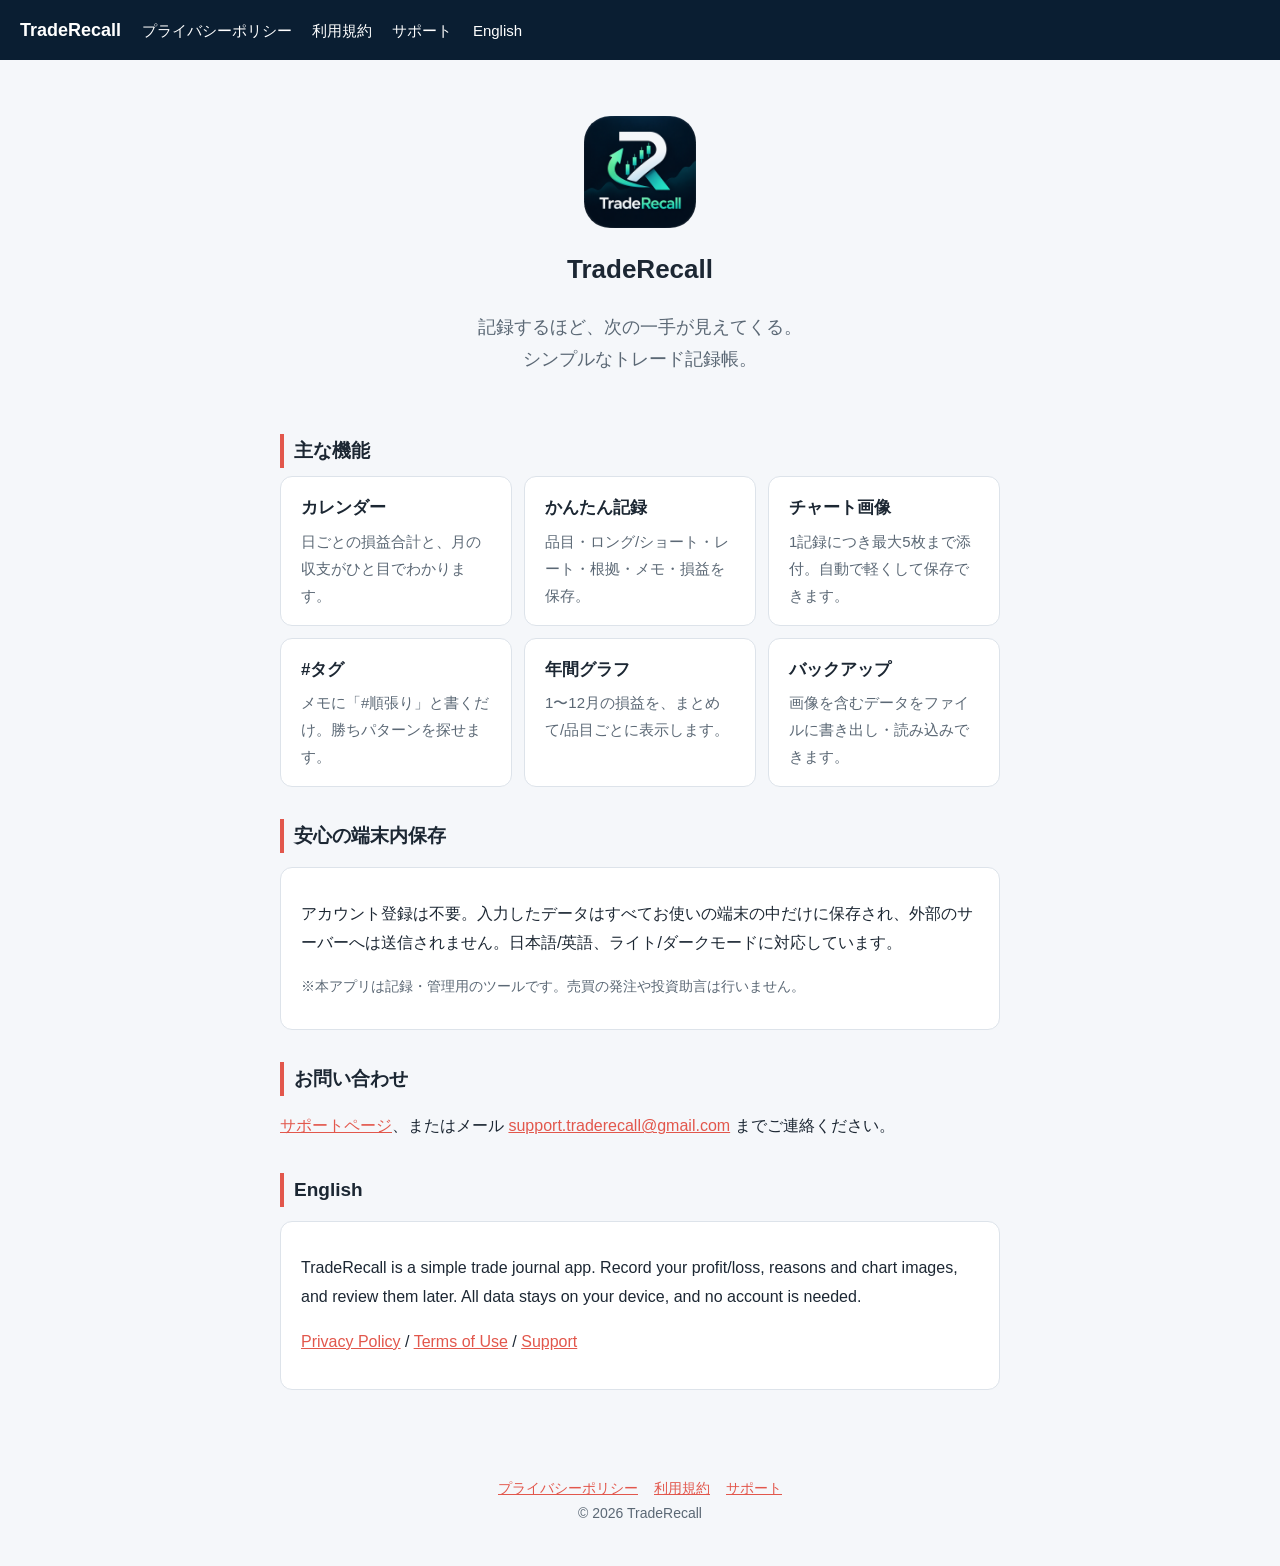
<file: index.html>
<!DOCTYPE html>
<html lang="ja">
<head>
<meta charset="utf-8">
<meta name="viewport" content="width=device-width, initial-scale=1">
<title>TradeRecall - トレード記録帳</title>
<meta name="description" content="TradeRecallは、トレードの損益・根拠・チャート画像を記録して振り返れる、端末内保存のトレード記録アプリです。">
<link rel="stylesheet" href="style.css">
</head>
<body>
<header class="site">
  <a class="brand" href="./">TradeRecall</a>
  <a href="privacy/">プライバシーポリシー</a>
  <a href="terms/">利用規約</a>
  <a href="support/">サポート</a>
  <a href="#english">English</a>
</header>
<main>
  <section class="hero">
    <img src="icon.png" alt="TradeRecall アイコン" onerror="this.style.display='none'">
    <h1>TradeRecall</h1>
    <p class="lead">記録するほど、次の一手が見えてくる。<br>シンプルなトレード記録帳。</p>
  </section>

  <h2>主な機能</h2>
  <div class="grid">
    <div class="card"><h3>カレンダー</h3><p>日ごとの損益合計と、月の収支がひと目でわかります。</p></div>
    <div class="card"><h3>かんたん記録</h3><p>品目・ロング/ショート・レート・根拠・メモ・損益を保存。</p></div>
    <div class="card"><h3>チャート画像</h3><p>1記録につき最大5枚まで添付。自動で軽くして保存できます。</p></div>
    <div class="card"><h3>#タグ</h3><p>メモに「#順張り」と書くだけ。勝ちパターンを探せます。</p></div>
    <div class="card"><h3>年間グラフ</h3><p>1〜12月の損益を、まとめて/品目ごとに表示します。</p></div>
    <div class="card"><h3>バックアップ</h3><p>画像を含むデータをファイルに書き出し・読み込みできます。</p></div>
  </div>

  <h2>安心の端末内保存</h2>
  <div class="card">
    <p>アカウント登録は不要。入力したデータはすべてお使いの端末の中だけに保存され、外部のサーバーへは送信されません。日本語/英語、ライト/ダークモードに対応しています。</p>
    <p class="meta">※本アプリは記録・管理用のツールです。売買の発注や投資助言は行いません。</p>
  </div>

  <h2>お問い合わせ</h2>
  <p><a href="support/">サポートページ</a>、またはメール <a data-email href="mailto:support.traderecall@gmail.com">support.traderecall@gmail.com</a> までご連絡ください。</p>

  <h2 id="english">English</h2>
  <div class="card">
    <p>TradeRecall is a simple trade journal app. Record your profit/loss, reasons and chart images, and review them later. All data stays on your device, and no account is needed.</p>
    <p><a href="privacy/en/">Privacy Policy</a> / <a href="terms/en/">Terms of Use</a> / <a href="support/en/">Support</a></p>
  </div>
</main>
<footer>
  <a href="privacy/">プライバシーポリシー</a><a href="terms/">利用規約</a><a href="support/">サポート</a>
  <div>© 2026 TradeRecall</div>
</footer>
<script src="config.js"></script>
<script src="site.js"></script>
</body>
</html>
</file>
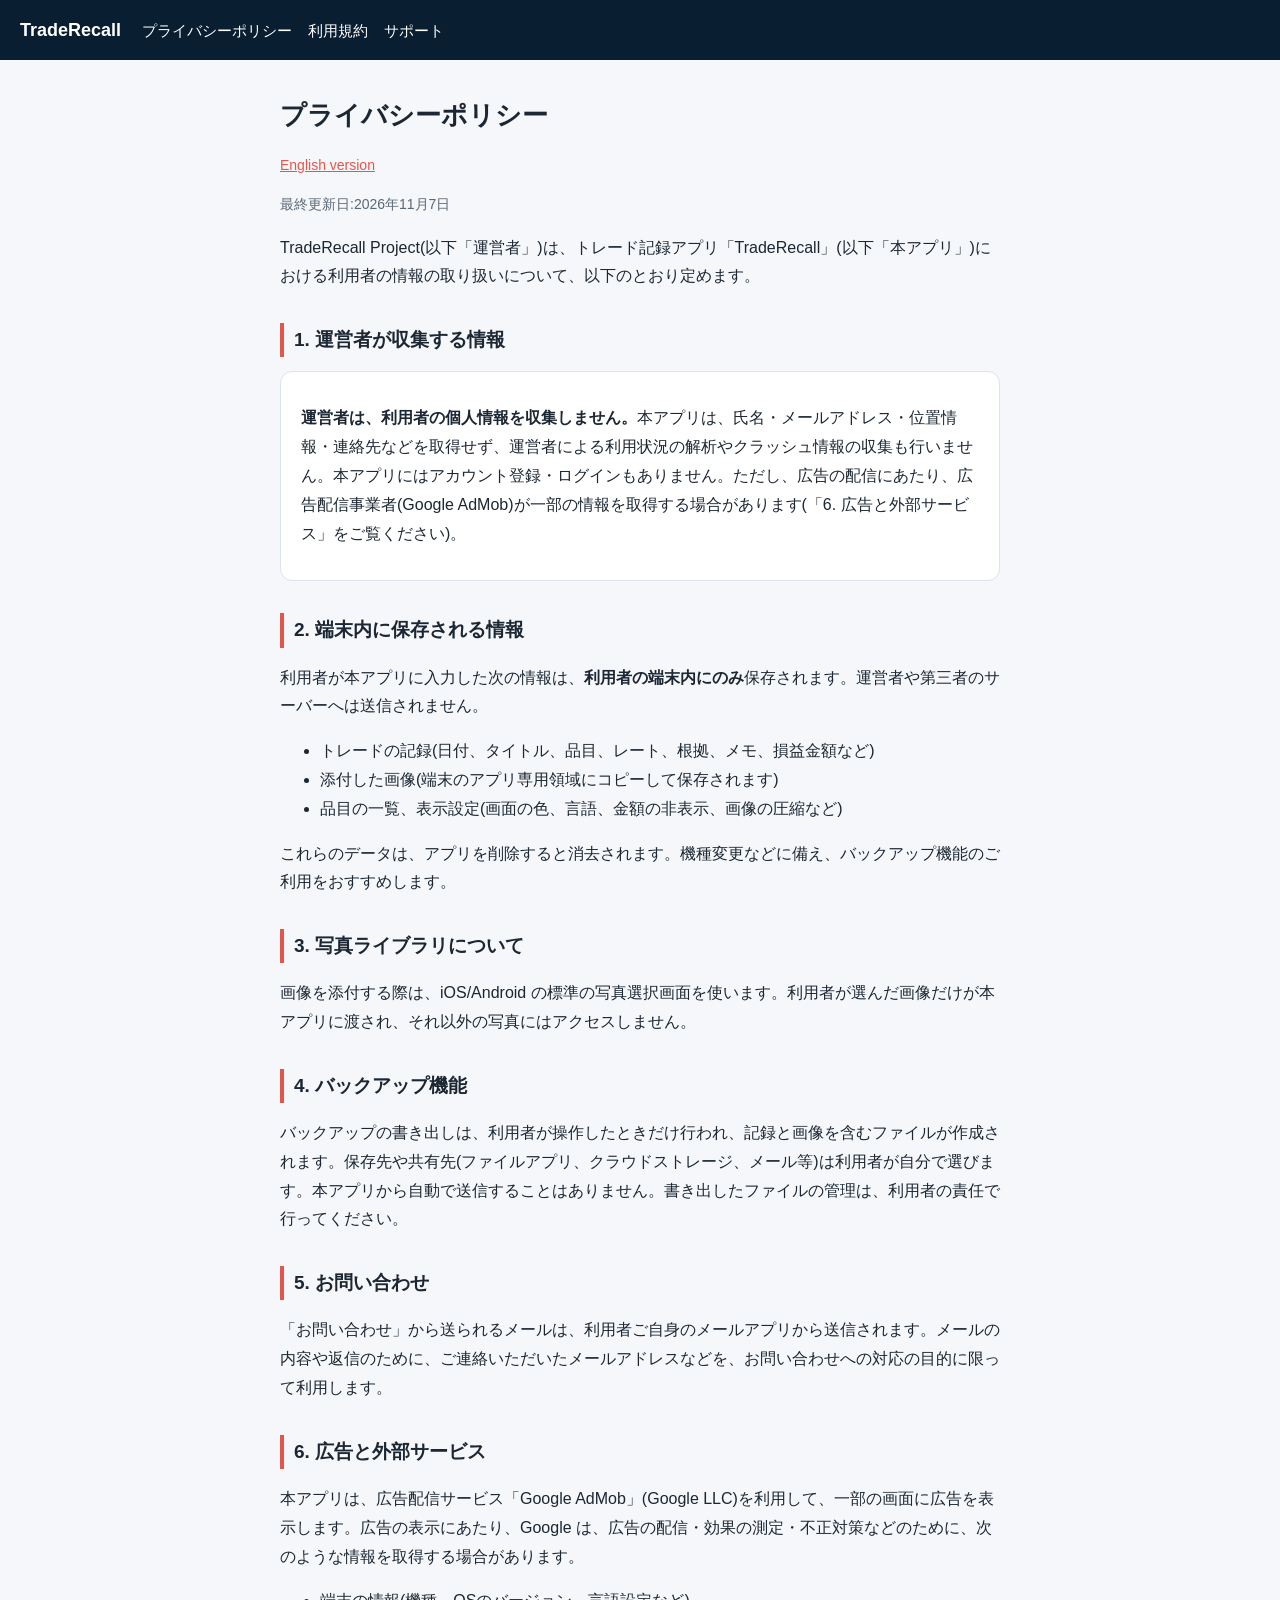
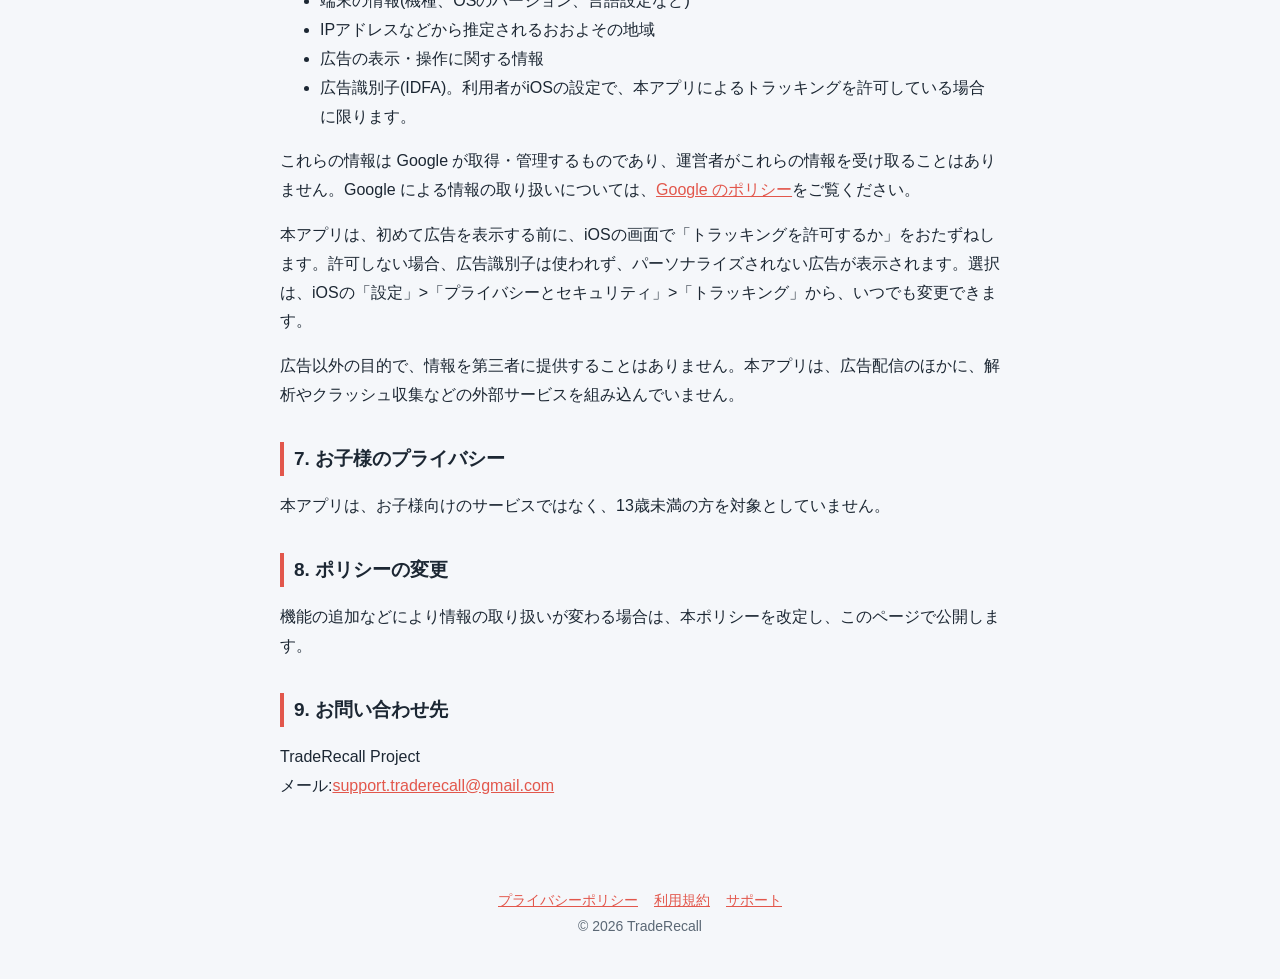
<file: privacy/index.html>
<!DOCTYPE html>
<html lang="ja">
<head>
<meta charset="utf-8">
<meta name="viewport" content="width=device-width, initial-scale=1">
<title>プライバシーポリシー | TradeRecall</title>
<link rel="stylesheet" href="../style.css">
</head>
<body>
<header class="site">
  <a class="brand" href="../">TradeRecall</a>
  <a href="../privacy/">プライバシーポリシー</a><a href="../terms/">利用規約</a><a href="../support/">サポート</a>
</header>
<main>
  <h1>プライバシーポリシー</h1>
  <p class="meta"><a href="en/">English version</a></p>
  <p class="meta">最終更新日:<span data-updated>2026年11月2日</span></p>
  <p><span data-operator>TradeRecall Project</span>(以下「運営者」)は、トレード記録アプリ「TradeRecall」(以下「本アプリ」)における利用者の情報の取り扱いについて、以下のとおり定めます。</p>

  <h2>1. 運営者が収集する情報</h2>
  <div class="card">
    <p><strong>運営者は、利用者の個人情報を収集しません。</strong>本アプリは、氏名・メールアドレス・位置情報・連絡先などを取得せず、運営者による利用状況の解析やクラッシュ情報の収集も行いません。本アプリにはアカウント登録・ログインもありません。ただし、広告の配信にあたり、広告配信事業者(Google AdMob)が一部の情報を取得する場合があります(「6. 広告と外部サービス」をご覧ください)。</p>
  </div>

  <h2>2. 端末内に保存される情報</h2>
  <p>利用者が本アプリに入力した次の情報は、<strong>利用者の端末内にのみ</strong>保存されます。運営者や第三者のサーバーへは送信されません。</p>
  <ul>
    <li>トレードの記録(日付、タイトル、品目、レート、根拠、メモ、損益金額など)</li>
    <li>添付した画像(端末のアプリ専用領域にコピーして保存されます)</li>
    <li>品目の一覧、表示設定(画面の色、言語、金額の非表示、画像の圧縮など)</li>
  </ul>
  <p>これらのデータは、アプリを削除すると消去されます。機種変更などに備え、バックアップ機能のご利用をおすすめします。</p>

  <h2>3. 写真ライブラリについて</h2>
  <p>画像を添付する際は、iOS/Android の標準の写真選択画面を使います。利用者が選んだ画像だけが本アプリに渡され、それ以外の写真にはアクセスしません。</p>

  <h2>4. バックアップ機能</h2>
  <p>バックアップの書き出しは、利用者が操作したときだけ行われ、記録と画像を含むファイルが作成されます。保存先や共有先(ファイルアプリ、クラウドストレージ、メール等)は利用者が自分で選びます。本アプリから自動で送信することはありません。書き出したファイルの管理は、利用者の責任で行ってください。</p>

  <h2>5. お問い合わせ</h2>
  <p>「お問い合わせ」から送られるメールは、利用者ご自身のメールアプリから送信されます。メールの内容や返信のために、ご連絡いただいたメールアドレスなどを、お問い合わせへの対応の目的に限って利用します。</p>

  <h2>6. 広告と外部サービス</h2>
  <p>本アプリは、広告配信サービス「Google AdMob」(Google LLC)を利用して、一部の画面に広告を表示します。広告の表示にあたり、Google は、広告の配信・効果の測定・不正対策などのために、次のような情報を取得する場合があります。</p>
  <ul>
    <li>端末の情報(機種、OSのバージョン、言語設定など)</li>
    <li>IPアドレスなどから推定されるおおよその地域</li>
    <li>広告の表示・操作に関する情報</li>
    <li>広告識別子(IDFA)。利用者がiOSの設定で、本アプリによるトラッキングを許可している場合に限ります。</li>
  </ul>
  <p>これらの情報は Google が取得・管理するものであり、運営者がこれらの情報を受け取ることはありません。Google による情報の取り扱いについては、<a href="https://policies.google.com/technologies/partner-sites">Google のポリシー</a>をご覧ください。</p>
  <p>本アプリは、初めて広告を表示する前に、iOSの画面で「トラッキングを許可するか」をおたずねします。許可しない場合、広告識別子は使われず、パーソナライズされない広告が表示されます。選択は、iOSの「設定」&gt;「プライバシーとセキュリティ」&gt;「トラッキング」から、いつでも変更できます。</p>
  <p>広告以外の目的で、情報を第三者に提供することはありません。本アプリは、広告配信のほかに、解析やクラッシュ収集などの外部サービスを組み込んでいません。</p>

  <h2>7. お子様のプライバシー</h2>
  <p>本アプリは、お子様向けのサービスではなく、13歳未満の方を対象としていません。</p>

  <h2>8. ポリシーの変更</h2>
  <p>機能の追加などにより情報の取り扱いが変わる場合は、本ポリシーを改定し、このページで公開します。</p>

  <h2>9. お問い合わせ先</h2>
  <p><span data-operator>TradeRecall Project</span><br>メール:<a data-email href="mailto:support.traderecall@gmail.com">support.traderecall@gmail.com</a></p>
</main>
<footer>
  <a href="../privacy/">プライバシーポリシー</a><a href="../terms/">利用規約</a><a href="../support/">サポート</a>
  <div>© 2026 TradeRecall</div>
</footer>
<script src="../config.js"></script>
<script src="../site.js"></script>
</body>
</html>
</file>
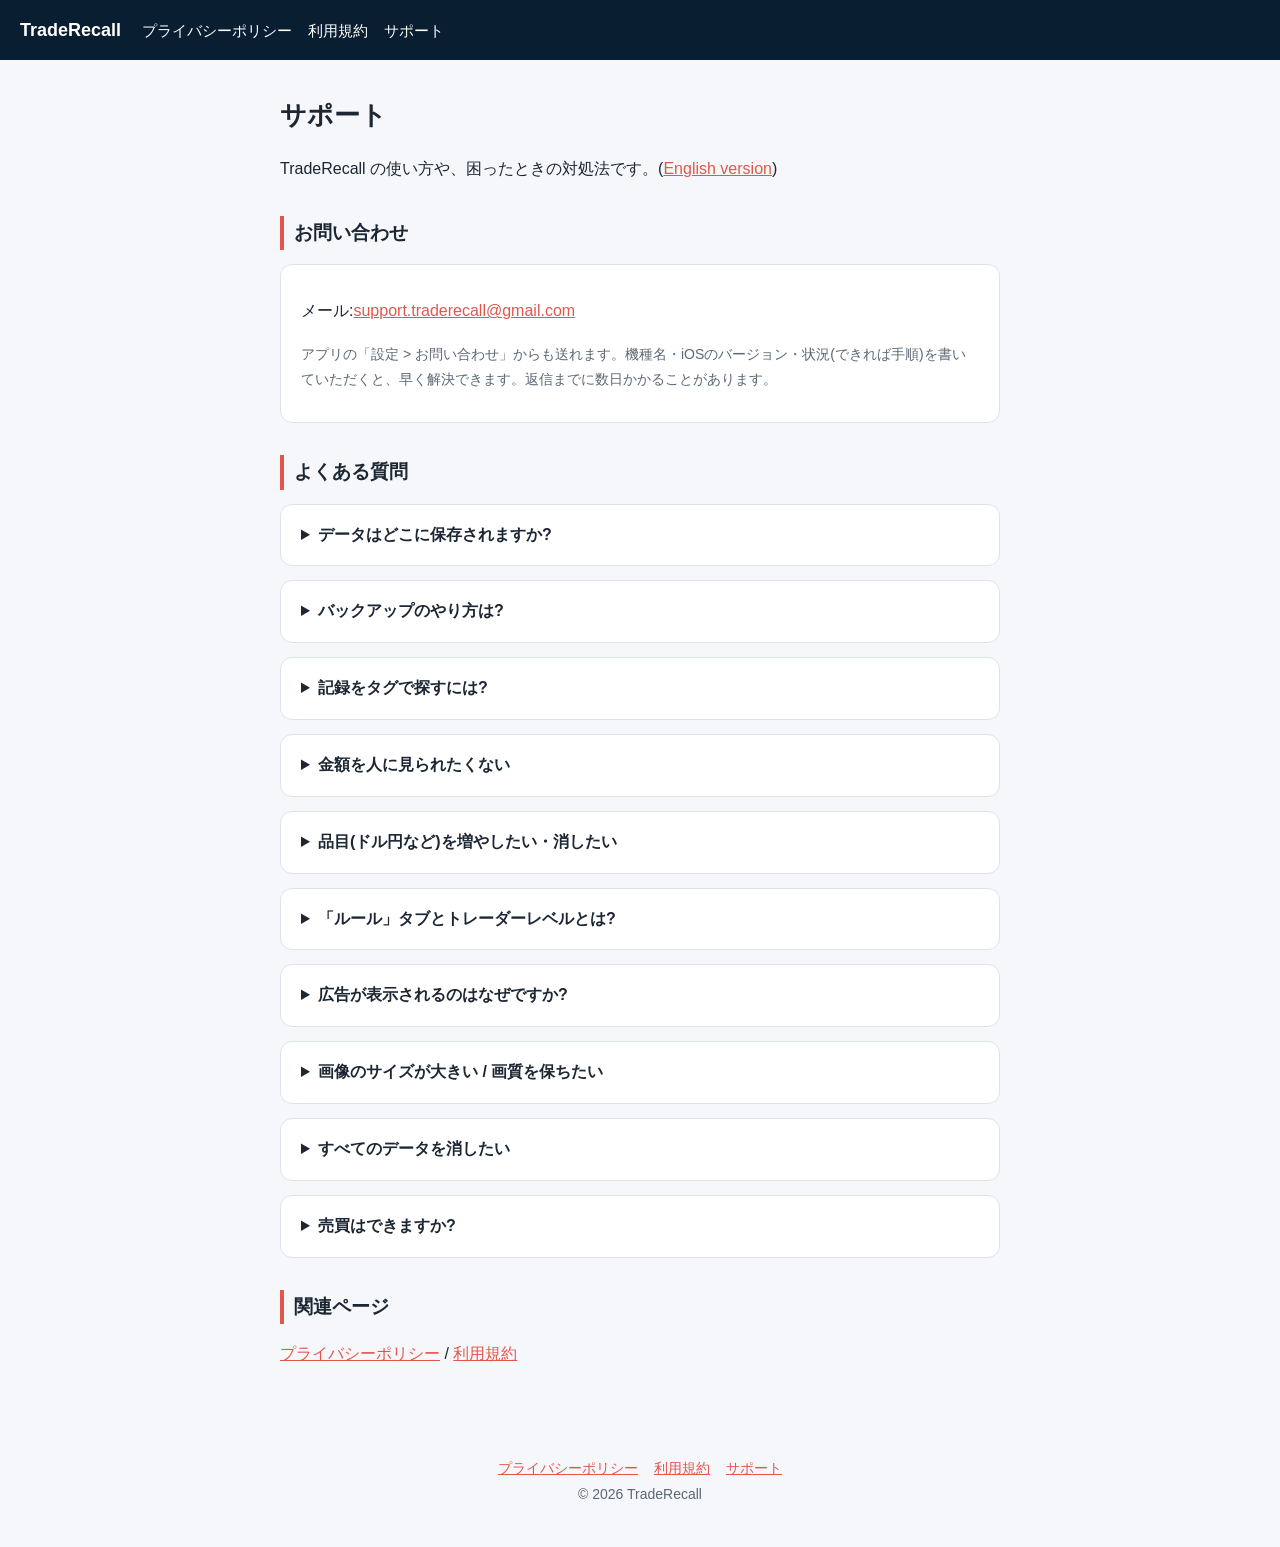
<file: support/index.html>
<!DOCTYPE html>
<html lang="ja">
<head>
<meta charset="utf-8">
<meta name="viewport" content="width=device-width, initial-scale=1">
<title>サポート | TradeRecall</title>
<link rel="stylesheet" href="../style.css">
</head>
<body>
<header class="site">
  <a class="brand" href="../">TradeRecall</a>
  <a href="../privacy/">プライバシーポリシー</a><a href="../terms/">利用規約</a><a href="../support/">サポート</a>
</header>
<main>
  <h1>サポート</h1>
  <p>TradeRecall の使い方や、困ったときの対処法です。(<a href="en/">English version</a>)</p>

  <h2>お問い合わせ</h2>
  <div class="card">
    <p>メール:<a data-email href="mailto:support.traderecall@gmail.com">support.traderecall@gmail.com</a></p>
    <p class="meta">アプリの「設定 > お問い合わせ」からも送れます。機種名・iOSのバージョン・状況(できれば手順)を書いていただくと、早く解決できます。返信までに数日かかることがあります。</p>
  </div>

  <h2>よくある質問</h2>
  <details class="card"><summary>データはどこに保存されますか?</summary>
    <p>お使いの端末の中だけです。サーバーには送信されません。そのため、<strong>機種変更やアプリの削除でデータも消えます</strong>。</p></details>
  <details class="card"><summary>バックアップのやり方は?</summary>
    <p>「設定 > データ > バックアップ」で「書き出す」を押し、ファイルアプリなどの保存先を選びます。新しい端末では、同じ画面の「読み込む」でそのファイルを選びます。読み込むと、いまのデータはバックアップの内容に置き換わります。</p></details>
  <details class="card"><summary>記録をタグで探すには?</summary>
    <p>「エントリー根拠」「決済根拠」「メモ」に「#」で始まる行を書くとタグになります(例:#順張り)。</p></details>
  <details class="card"><summary>金額を人に見られたくない</summary>
    <p>カレンダー右上の目のアイコンで、金額を「****」に隠せます。</p></details>
  <details class="card"><summary>品目(ドル円など)を増やしたい・消したい</summary>
    <p>「設定 > 品目の追加・管理」で登録・削除できます。品目を削除しても、過去の記録は消えず、グラフでは「未設定」(灰色)として表示されます。</p></details>
  <details class="card"><summary>「ルール」タブとトレーダーレベルとは?</summary>
    <p>「ルール」タブに、自分のトレードルールを書いておけます。記録ごとに、ルールをどれくらい守れたかを5つのボタン(0〜20%〜80〜100%)から選びます。ルールを守れた度合いを選んだ直近100件(10件以上必要)の平均で、トレーダーレベル(Lv.1〜5)が決まります。グラフタブ(まとめて表示)で、度合いごとの損益も見られます。</p></details>
  <details class="card"><summary>広告が表示されるのはなぜですか?</summary>
    <p>TradeRecall は無料で、一部の画面(カレンダー・グラフ・設定)に広告を表示します。広告を初めて表示する前に、iOS が「トラッキングを許可するか」をおたずねします。「Appにトラッキングしないよう要求」を選ぶと、パーソナライズされない広告になります。選択は iOS の「設定 &gt; プライバシーとセキュリティ &gt; トラッキング」で変更できます。詳しくは<a href="../privacy/">プライバシーポリシー</a>をご覧ください。</p></details>
  <details class="card"><summary>画像のサイズが大きい / 画質を保ちたい</summary>
    <p>「設定 > 軽くして保存」がONだと、追加する画像を約200KBに圧縮します。画質を優先する場合はOFFにしてください(あとから変更しても、すでに保存した画像は変わりません)。</p></details>
  <details class="card"><summary>すべてのデータを消したい</summary>
    <p>「設定 > データ > すべてのデータを削除」で消せます。元に戻せないので、先にバックアップを取ってください。</p></details>
  <details class="card"><summary>売買はできますか?</summary>
    <p>できません。TradeRecall は記録・振り返り用のアプリで、取引や投資助言の機能はありません。</p></details>

  <h2>関連ページ</h2>
  <p><a href="../privacy/">プライバシーポリシー</a> / <a href="../terms/">利用規約</a></p>
</main>
<footer>
  <a href="../privacy/">プライバシーポリシー</a><a href="../terms/">利用規約</a><a href="../support/">サポート</a>
  <div>© 2026 TradeRecall</div>
</footer>
<script src="../config.js"></script>
<script src="../site.js"></script>
</body>
</html>
</file>
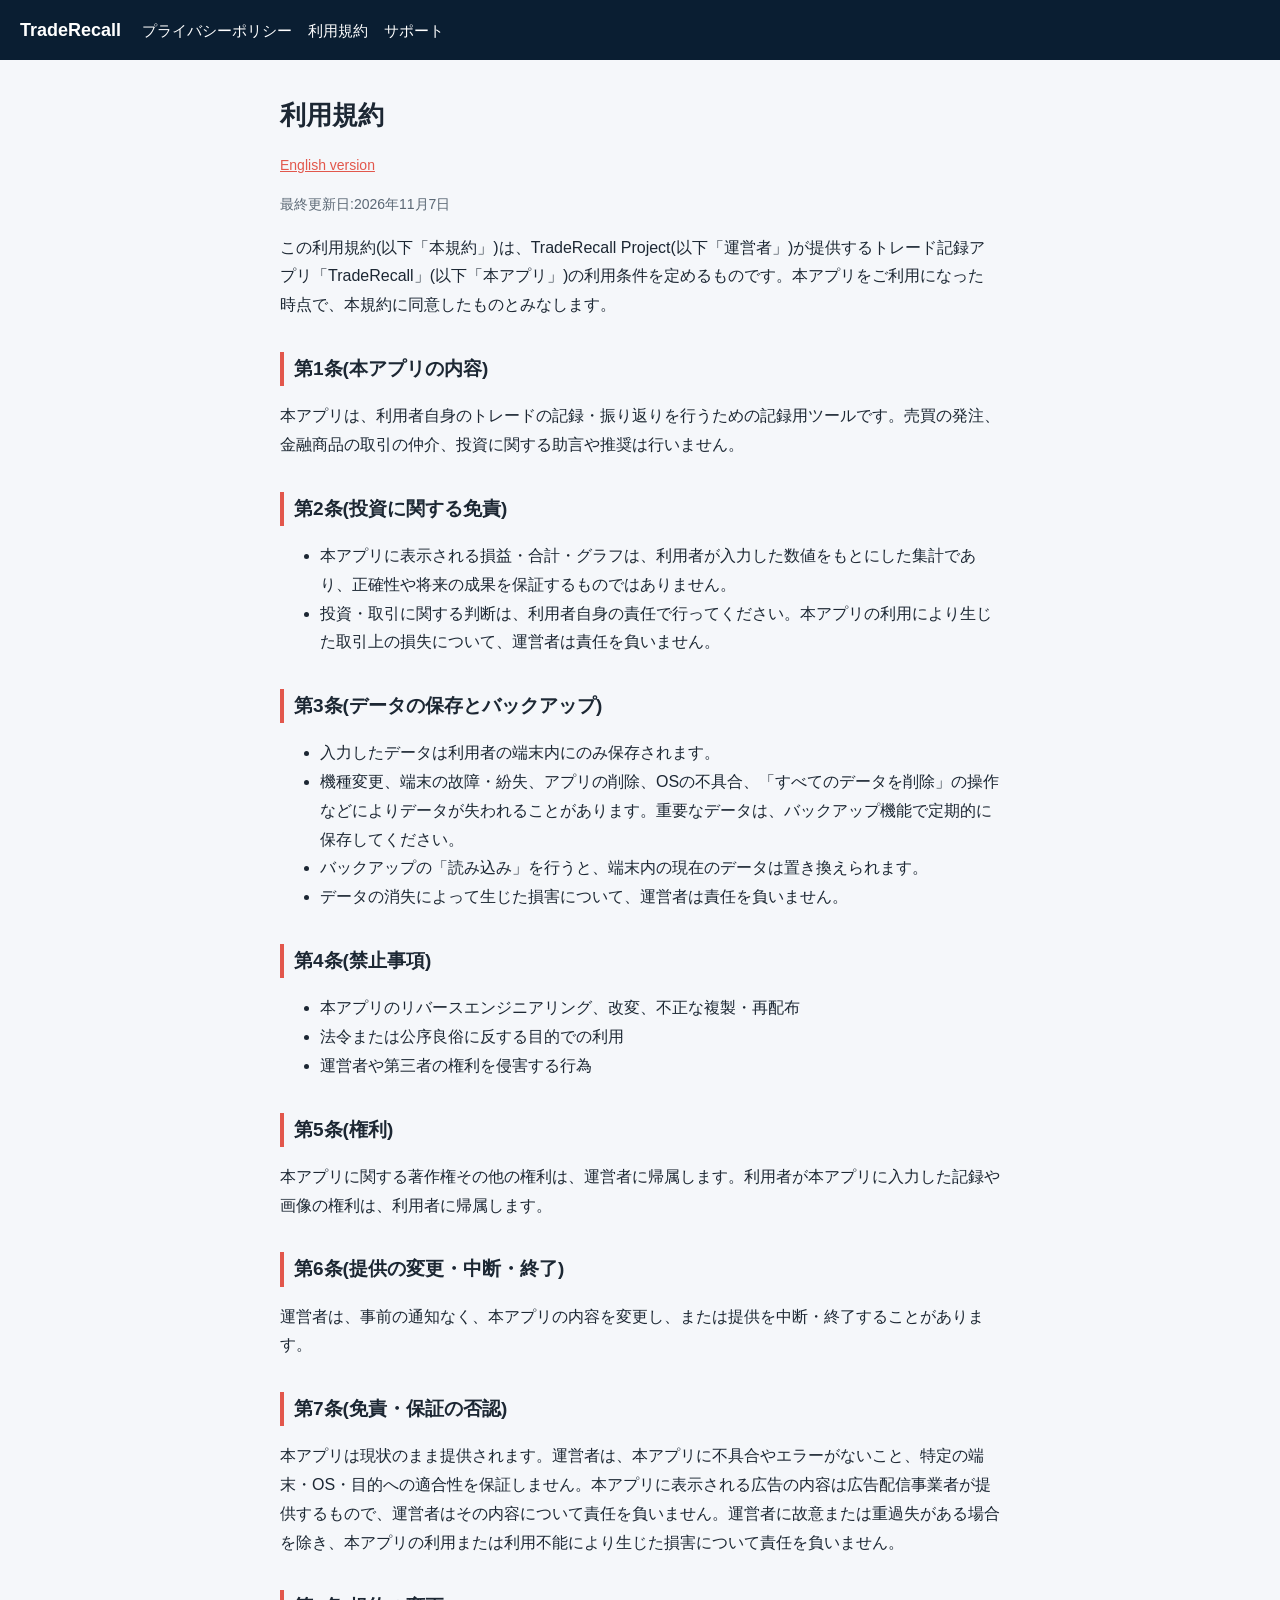
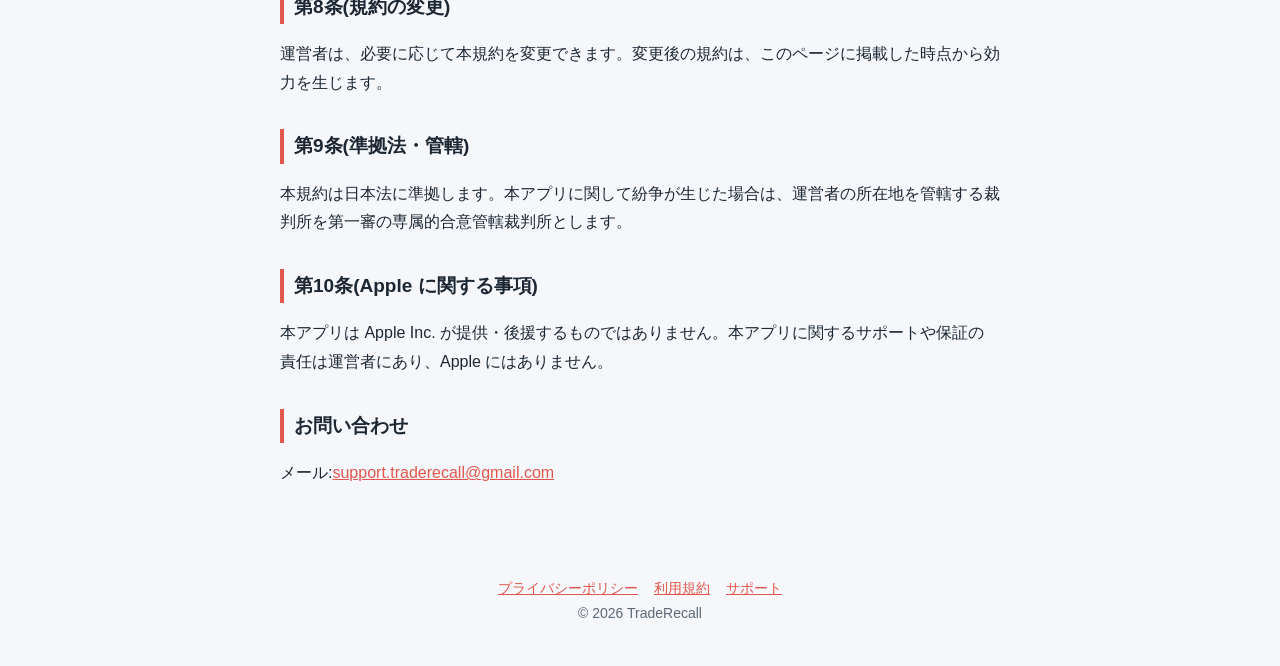
<file: terms/index.html>
<!DOCTYPE html>
<html lang="ja">
<head>
<meta charset="utf-8">
<meta name="viewport" content="width=device-width, initial-scale=1">
<title>利用規約 | TradeRecall</title>
<link rel="stylesheet" href="../style.css">
</head>
<body>
<header class="site">
  <a class="brand" href="../">TradeRecall</a>
  <a href="../privacy/">プライバシーポリシー</a><a href="../terms/">利用規約</a><a href="../support/">サポート</a>
</header>
<main>
  <h1>利用規約</h1>
  <p class="meta"><a href="en/">English version</a></p>
  <p class="meta">最終更新日:<span data-updated>2026年11月7日</span></p>
  <p>この利用規約(以下「本規約」)は、<span data-operator>TradeRecall Project</span>(以下「運営者」)が提供するトレード記録アプリ「TradeRecall」(以下「本アプリ」)の利用条件を定めるものです。本アプリをご利用になった時点で、本規約に同意したものとみなします。</p>

  <h2>第1条(本アプリの内容)</h2>
  <p>本アプリは、利用者自身のトレードの記録・振り返りを行うための記録用ツールです。売買の発注、金融商品の取引の仲介、投資に関する助言や推奨は行いません。</p>

  <h2>第2条(投資に関する免責)</h2>
  <ul>
    <li>本アプリに表示される損益・合計・グラフは、利用者が入力した数値をもとにした集計であり、正確性や将来の成果を保証するものではありません。</li>
    <li>投資・取引に関する判断は、利用者自身の責任で行ってください。本アプリの利用により生じた取引上の損失について、運営者は責任を負いません。</li>
  </ul>

  <h2>第3条(データの保存とバックアップ)</h2>
  <ul>
    <li>入力したデータは利用者の端末内にのみ保存されます。</li>
    <li>機種変更、端末の故障・紛失、アプリの削除、OSの不具合、「すべてのデータを削除」の操作などによりデータが失われることがあります。重要なデータは、バックアップ機能で定期的に保存してください。</li>
    <li>バックアップの「読み込み」を行うと、端末内の現在のデータは置き換えられます。</li>
    <li>データの消失によって生じた損害について、運営者は責任を負いません。</li>
  </ul>

  <h2>第4条(禁止事項)</h2>
  <ul>
    <li>本アプリのリバースエンジニアリング、改変、不正な複製・再配布</li>
    <li>法令または公序良俗に反する目的での利用</li>
    <li>運営者や第三者の権利を侵害する行為</li>
  </ul>

  <h2>第5条(権利)</h2>
  <p>本アプリに関する著作権その他の権利は、運営者に帰属します。利用者が本アプリに入力した記録や画像の権利は、利用者に帰属します。</p>

  <h2>第6条(提供の変更・中断・終了)</h2>
  <p>運営者は、事前の通知なく、本アプリの内容を変更し、または提供を中断・終了することがあります。</p>

  <h2>第7条(免責・保証の否認)</h2>
  <p>本アプリは現状のまま提供されます。運営者は、本アプリに不具合やエラーがないこと、特定の端末・OS・目的への適合性を保証しません。本アプリに表示される広告の内容は広告配信事業者が提供するもので、運営者はその内容について責任を負いません。運営者に故意または重過失がある場合を除き、本アプリの利用または利用不能により生じた損害について責任を負いません。</p>

  <h2>第8条(規約の変更)</h2>
  <p>運営者は、必要に応じて本規約を変更できます。変更後の規約は、このページに掲載した時点から効力を生じます。</p>

  <h2>第9条(準拠法・管轄)</h2>
  <p>本規約は日本法に準拠します。本アプリに関して紛争が生じた場合は、運営者の所在地を管轄する裁判所を第一審の専属的合意管轄裁判所とします。</p>

  <h2>第10条(Apple に関する事項)</h2>
  <p>本アプリは Apple Inc. が提供・後援するものではありません。本アプリに関するサポートや保証の責任は運営者にあり、Apple にはありません。</p>

  <h2>お問い合わせ</h2>
  <p>メール:<a data-email href="mailto:support.traderecall@gmail.com">support.traderecall@gmail.com</a></p>
</main>
<footer>
  <a href="../privacy/">プライバシーポリシー</a><a href="../terms/">利用規約</a><a href="../support/">サポート</a>
  <div>© 2026 TradeRecall</div>
</footer>
<script src="../config.js"></script>
<script src="../site.js"></script>
</body>
</html>
</file>
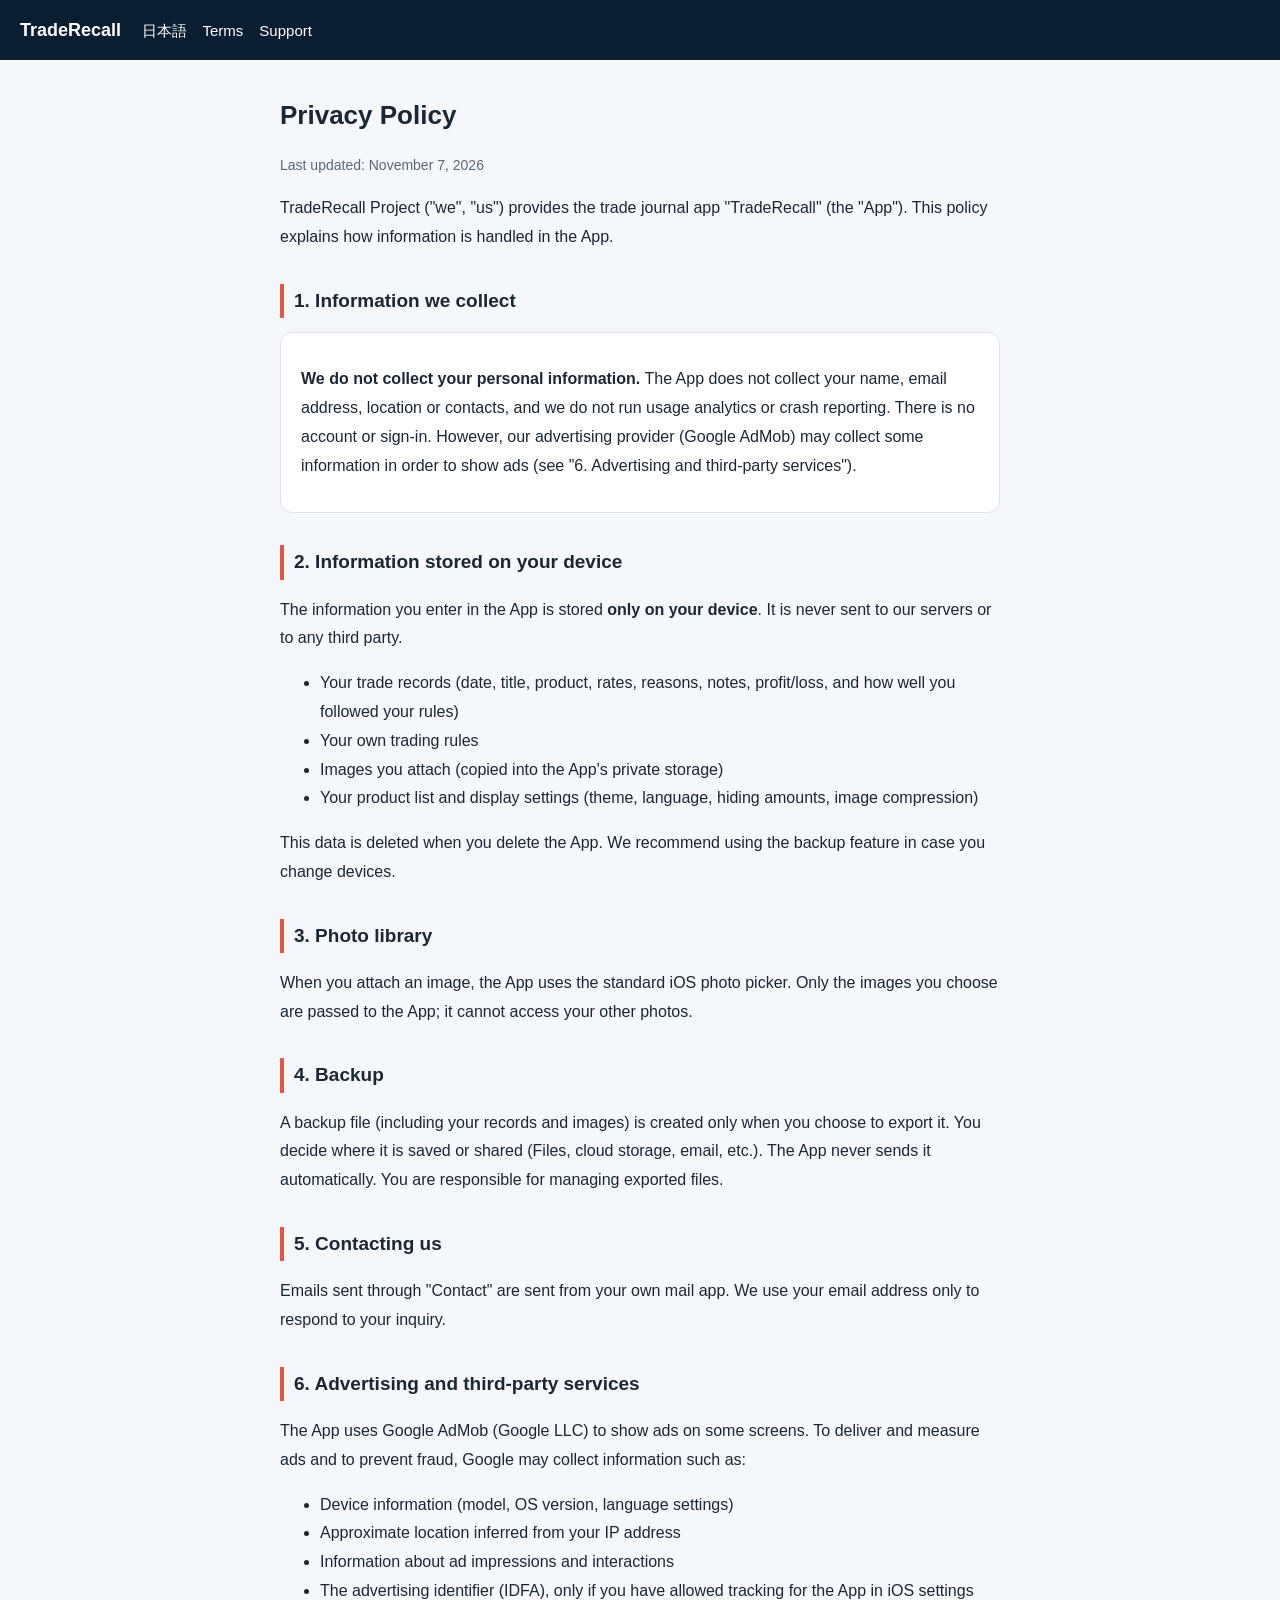
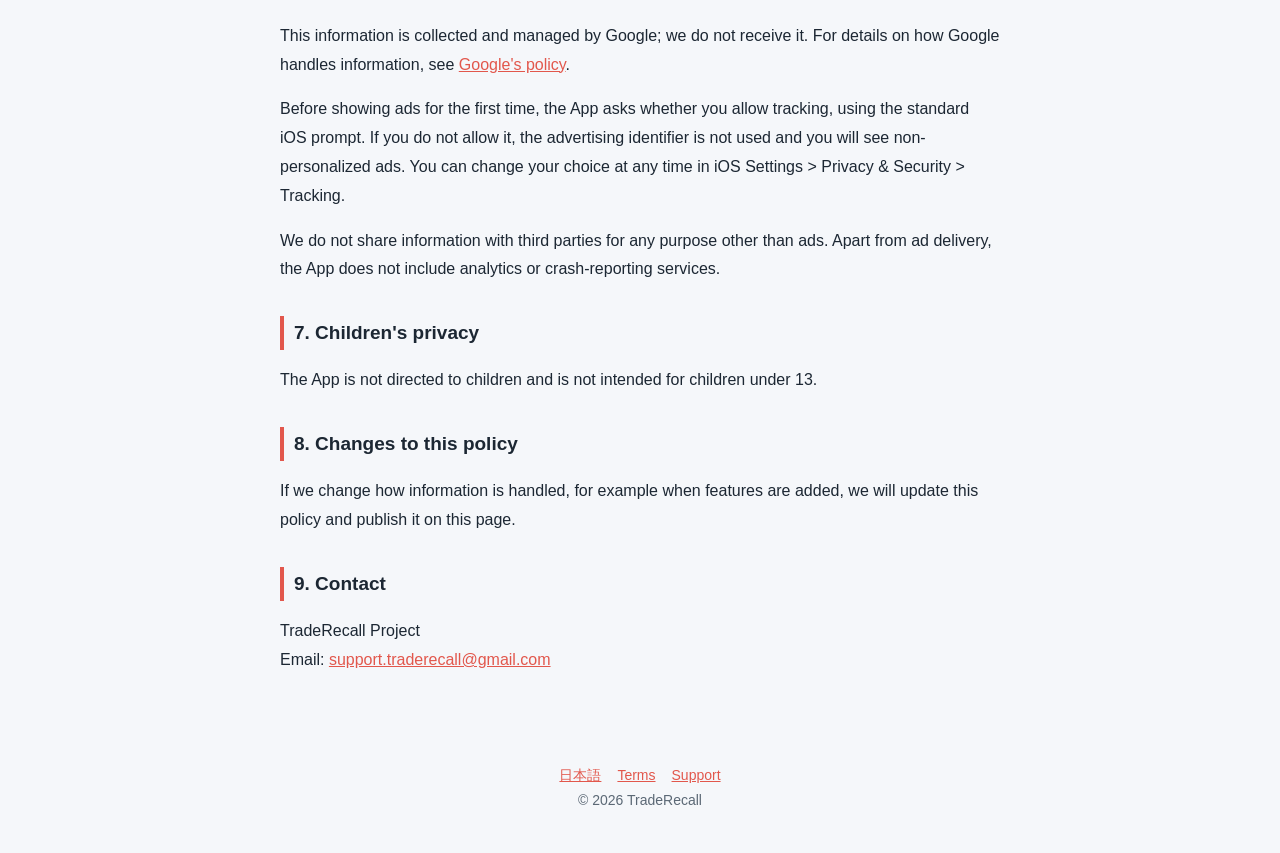
<file: privacy/en/index.html>
<!DOCTYPE html>
<html lang="en">
<head>
<meta charset="utf-8">
<meta name="viewport" content="width=device-width, initial-scale=1">
<title>Privacy Policy | TradeRecall</title>
<link rel="stylesheet" href="../../style.css">
</head>
<body>
<header class="site">
  <a class="brand" href="../../">TradeRecall</a>
  <a href="../">日本語</a><a href="../../terms/en/">Terms</a><a href="../../support/en/">Support</a>
</header>
<main>
  <h1>Privacy Policy</h1>
  <p class="meta">Last updated: November 7, 2026</p>
  <p><span data-operator>TradeRecall Project</span> ("we", "us") provides the trade journal app "TradeRecall" (the "App"). This policy explains how information is handled in the App.</p>

  <h2>1. Information we collect</h2>
  <div class="card">
    <p><strong>We do not collect your personal information.</strong> The App does not collect your name, email address, location or contacts, and we do not run usage analytics or crash reporting. There is no account or sign-in. However, our advertising provider (Google AdMob) may collect some information in order to show ads (see "6. Advertising and third-party services").</p>
  </div>

  <h2>2. Information stored on your device</h2>
  <p>The information you enter in the App is stored <strong>only on your device</strong>. It is never sent to our servers or to any third party.</p>
  <ul>
    <li>Your trade records (date, title, product, rates, reasons, notes, profit/loss, and how well you followed your rules)</li>
    <li>Your own trading rules</li>
    <li>Images you attach (copied into the App's private storage)</li>
    <li>Your product list and display settings (theme, language, hiding amounts, image compression)</li>
  </ul>
  <p>This data is deleted when you delete the App. We recommend using the backup feature in case you change devices.</p>

  <h2>3. Photo library</h2>
  <p>When you attach an image, the App uses the standard iOS photo picker. Only the images you choose are passed to the App; it cannot access your other photos.</p>

  <h2>4. Backup</h2>
  <p>A backup file (including your records and images) is created only when you choose to export it. You decide where it is saved or shared (Files, cloud storage, email, etc.). The App never sends it automatically. You are responsible for managing exported files.</p>

  <h2>5. Contacting us</h2>
  <p>Emails sent through "Contact" are sent from your own mail app. We use your email address only to respond to your inquiry.</p>

  <h2>6. Advertising and third-party services</h2>
  <p>The App uses Google AdMob (Google LLC) to show ads on some screens. To deliver and measure ads and to prevent fraud, Google may collect information such as:</p>
  <ul>
    <li>Device information (model, OS version, language settings)</li>
    <li>Approximate location inferred from your IP address</li>
    <li>Information about ad impressions and interactions</li>
    <li>The advertising identifier (IDFA), only if you have allowed tracking for the App in iOS settings</li>
  </ul>
  <p>This information is collected and managed by Google; we do not receive it. For details on how Google handles information, see <a href="https://policies.google.com/technologies/partner-sites">Google's policy</a>.</p>
  <p>Before showing ads for the first time, the App asks whether you allow tracking, using the standard iOS prompt. If you do not allow it, the advertising identifier is not used and you will see non-personalized ads. You can change your choice at any time in iOS Settings &gt; Privacy &amp; Security &gt; Tracking.</p>
  <p>We do not share information with third parties for any purpose other than ads. Apart from ad delivery, the App does not include analytics or crash-reporting services.</p>

  <h2>7. Children's privacy</h2>
  <p>The App is not directed to children and is not intended for children under 13.</p>

  <h2>8. Changes to this policy</h2>
  <p>If we change how information is handled, for example when features are added, we will update this policy and publish it on this page.</p>

  <h2>9. Contact</h2>
  <p><span data-operator>TradeRecall Project</span><br>Email: <a data-email href="mailto:support.traderecall@gmail.com">support.traderecall@gmail.com</a></p>
</main>
<footer>
  <a href="../">日本語</a><a href="../../terms/en/">Terms</a><a href="../../support/en/">Support</a>
  <div>© 2026 TradeRecall</div>
</footer>
<script src="../../config.js"></script>
<script src="../../site.js"></script>
</body>
</html>
</file>
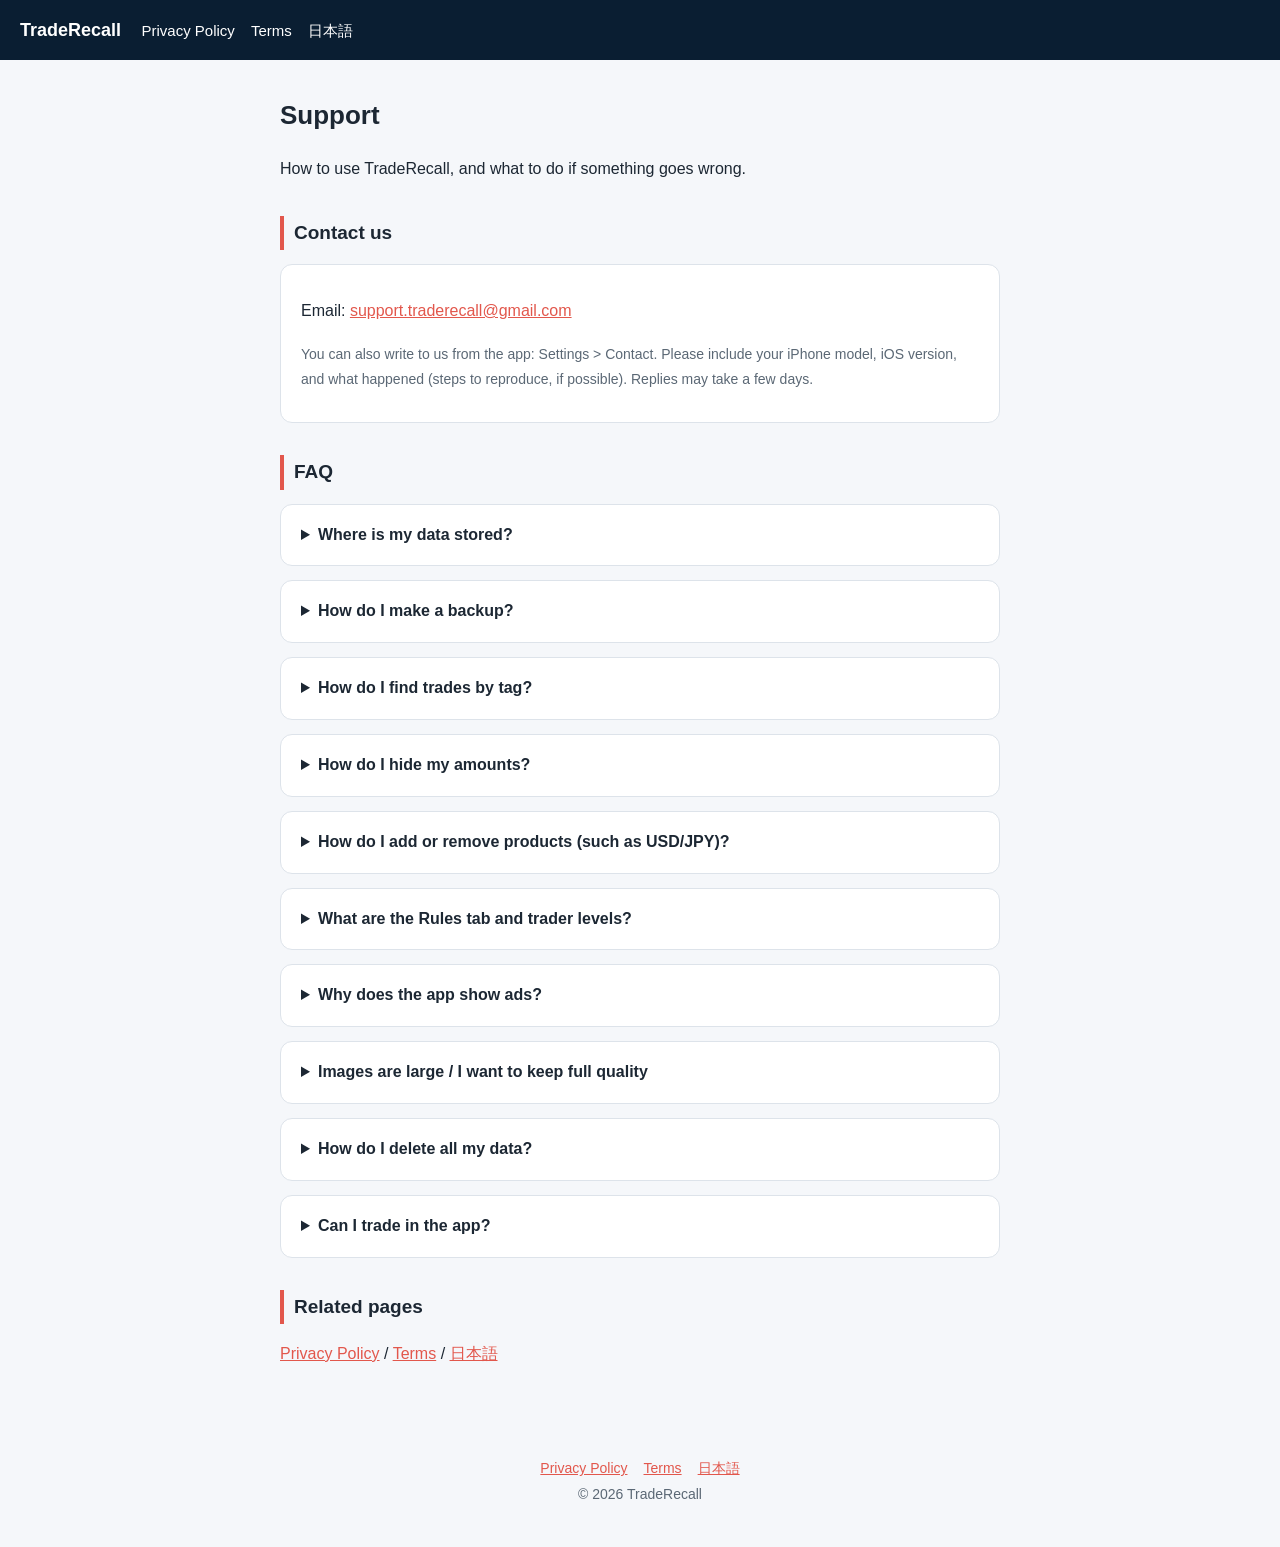
<file: support/en/index.html>
<!DOCTYPE html>
<html lang="en">
<head>
<meta charset="utf-8">
<meta name="viewport" content="width=device-width, initial-scale=1">
<title>Support | TradeRecall</title>
<link rel="stylesheet" href="../../style.css">
</head>
<body>
<header class="site">
  <a class="brand" href="../../">TradeRecall</a>
  <a href="../../privacy/en/">Privacy Policy</a><a href="../../terms/en/">Terms</a><a href="../">日本語</a>
</header>
<main>
  <h1>Support</h1>
  <p>How to use TradeRecall, and what to do if something goes wrong.</p>

  <h2>Contact us</h2>
  <div class="card">
    <p>Email: <a data-email href="mailto:support.traderecall@gmail.com">support.traderecall@gmail.com</a></p>
    <p class="meta">You can also write to us from the app: Settings &gt; Contact. Please include your iPhone model, iOS version, and what happened (steps to reproduce, if possible). Replies may take a few days.</p>
  </div>

  <h2>FAQ</h2>
  <details class="card"><summary>Where is my data stored?</summary>
    <p>Only on your device. It is never sent to a server. This means <strong>your data is erased if you switch phones or delete the app</strong>, so please make backups.</p></details>
  <details class="card"><summary>How do I make a backup?</summary>
    <p>Go to Settings &gt; Data &gt; Backup and tap "Export", then choose where to save the file (Files, cloud storage, etc.). On a new device, open the same screen and tap "Import" to select that file. Importing replaces your current data with the contents of the backup.</p></details>
  <details class="card"><summary>How do I find trades by tag?</summary>
    <p>In "Entry reason", "Exit reason" or "Notes", write a line that starts with "#" (for example, #trend). It becomes a tag you can find later.</p></details>
  <details class="card"><summary>How do I hide my amounts?</summary>
    <p>Tap the eye icon at the top right of the calendar to hide amounts as "****".</p></details>
  <details class="card"><summary>How do I add or remove products (such as USD/JPY)?</summary>
    <p>Go to Settings &gt; Products. Deleting a product does not delete past trades; they appear as "Not set" (gray) in the graph.</p></details>
  <details class="card"><summary>What are the Rules tab and trader levels?</summary>
    <p>In the Rules tab you can write your own trading rules. On each trade, you choose how well you followed them (five choices from 0-20% to 80-100%). Your trader level (Lv.1 to Lv.5) is based on the average of your last 100 rated trades; at least 10 rated trades are needed. The Graph tab (All together) shows your profit/loss for each level.</p></details>
  <details class="card"><summary>Why does the app show ads?</summary>
    <p>TradeRecall is free and shows ads on some screens (Calendar, Graph and Settings). The first time ads are shown, iOS asks whether you allow tracking. If you choose "Ask App Not to Track", you will see non-personalized ads. You can change this in iOS Settings &gt; Privacy &amp; Security &gt; Tracking. See the <a href="../../privacy/en/">Privacy Policy</a> for details.</p></details>
  <details class="card"><summary>Images are large / I want to keep full quality</summary>
    <p>When "Save images in a smaller size" is ON, new images are compressed to about 200 KB. Turn it OFF if you prefer quality. Changing it does not affect images you have already saved.</p></details>
  <details class="card"><summary>How do I delete all my data?</summary>
    <p>Go to Settings &gt; Data &gt; Delete all data. This cannot be undone, so make a backup first.</p></details>
  <details class="card"><summary>Can I trade in the app?</summary>
    <p>No. TradeRecall is a record-keeping and review tool. It does not place trades or give investment advice.</p></details>

  <h2>Related pages</h2>
  <p><a href="../../privacy/en/">Privacy Policy</a> / <a href="../../terms/en/">Terms</a> / <a href="../">日本語</a></p>
</main>
<footer>
  <a href="../../privacy/en/">Privacy Policy</a><a href="../../terms/en/">Terms</a><a href="../">日本語</a>
  <div>© 2026 TradeRecall</div>
</footer>
<script src="../../config.js"></script>
<script src="../../site.js"></script>
</body>
</html>
</file>
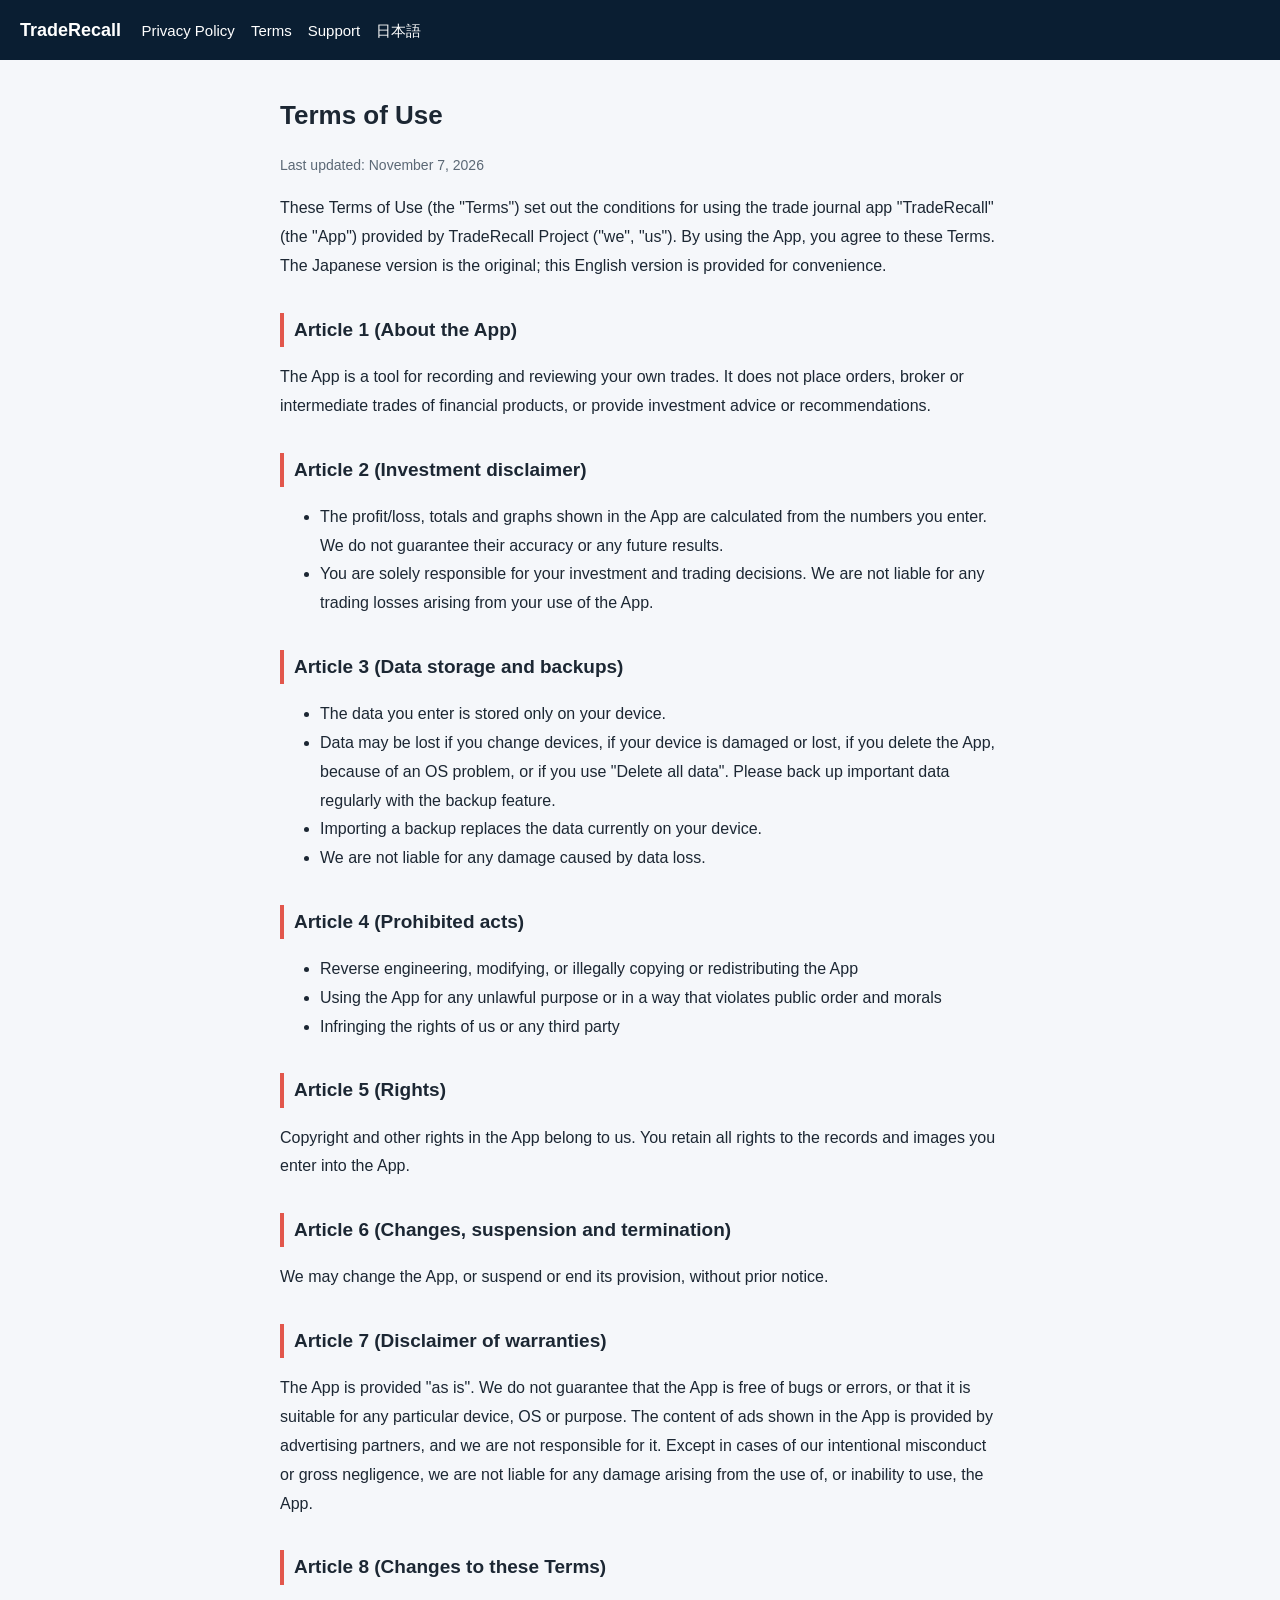
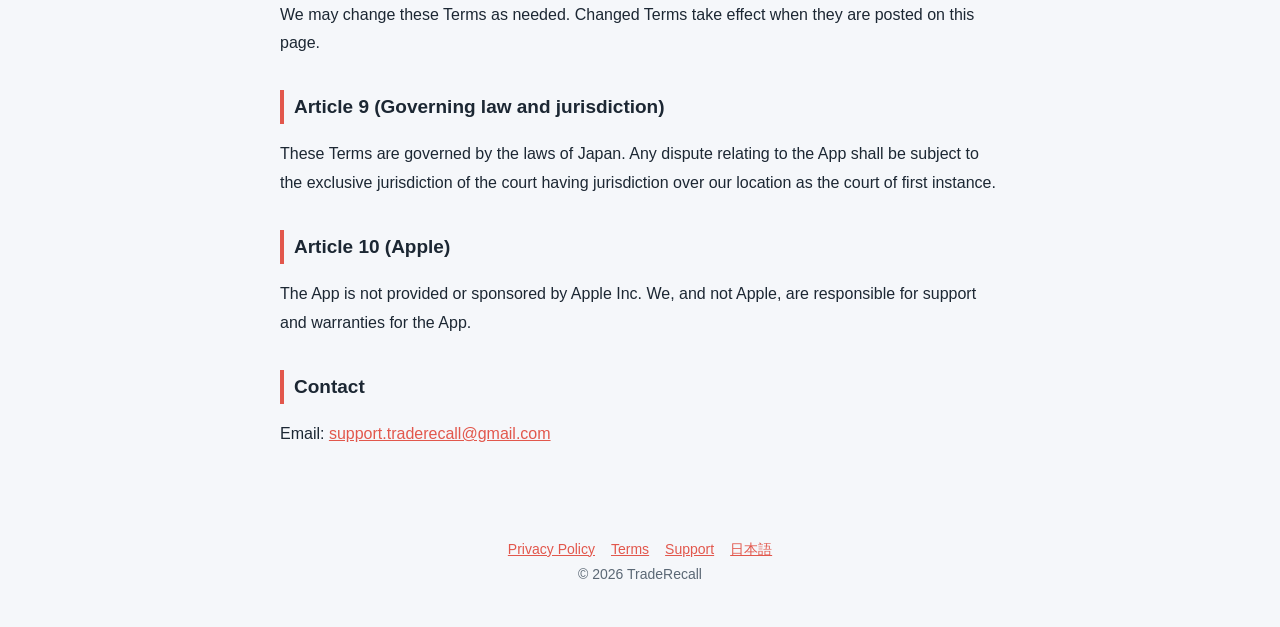
<file: terms/en/index.html>
<!DOCTYPE html>
<html lang="en">
<head>
<meta charset="utf-8">
<meta name="viewport" content="width=device-width, initial-scale=1">
<title>Terms of Use | TradeRecall</title>
<link rel="stylesheet" href="../../style.css">
</head>
<body>
<header class="site">
  <a class="brand" href="../../">TradeRecall</a>
  <a href="../../privacy/en/">Privacy Policy</a><a href="../en/">Terms</a><a href="../../support/en/">Support</a><a href="../">日本語</a>
</header>
<main>
  <h1>Terms of Use</h1>
  <p class="meta">Last updated: November 7, 2026</p>
  <p>These Terms of Use (the "Terms") set out the conditions for using the trade journal app "TradeRecall" (the "App") provided by <span data-operator>TradeRecall Project</span> ("we", "us"). By using the App, you agree to these Terms. The Japanese version is the original; this English version is provided for convenience.</p>

  <h2>Article 1 (About the App)</h2>
  <p>The App is a tool for recording and reviewing your own trades. It does not place orders, broker or intermediate trades of financial products, or provide investment advice or recommendations.</p>

  <h2>Article 2 (Investment disclaimer)</h2>
  <ul>
    <li>The profit/loss, totals and graphs shown in the App are calculated from the numbers you enter. We do not guarantee their accuracy or any future results.</li>
    <li>You are solely responsible for your investment and trading decisions. We are not liable for any trading losses arising from your use of the App.</li>
  </ul>

  <h2>Article 3 (Data storage and backups)</h2>
  <ul>
    <li>The data you enter is stored only on your device.</li>
    <li>Data may be lost if you change devices, if your device is damaged or lost, if you delete the App, because of an OS problem, or if you use "Delete all data". Please back up important data regularly with the backup feature.</li>
    <li>Importing a backup replaces the data currently on your device.</li>
    <li>We are not liable for any damage caused by data loss.</li>
  </ul>

  <h2>Article 4 (Prohibited acts)</h2>
  <ul>
    <li>Reverse engineering, modifying, or illegally copying or redistributing the App</li>
    <li>Using the App for any unlawful purpose or in a way that violates public order and morals</li>
    <li>Infringing the rights of us or any third party</li>
  </ul>

  <h2>Article 5 (Rights)</h2>
  <p>Copyright and other rights in the App belong to us. You retain all rights to the records and images you enter into the App.</p>

  <h2>Article 6 (Changes, suspension and termination)</h2>
  <p>We may change the App, or suspend or end its provision, without prior notice.</p>

  <h2>Article 7 (Disclaimer of warranties)</h2>
  <p>The App is provided "as is". We do not guarantee that the App is free of bugs or errors, or that it is suitable for any particular device, OS or purpose. The content of ads shown in the App is provided by advertising partners, and we are not responsible for it. Except in cases of our intentional misconduct or gross negligence, we are not liable for any damage arising from the use of, or inability to use, the App.</p>

  <h2>Article 8 (Changes to these Terms)</h2>
  <p>We may change these Terms as needed. Changed Terms take effect when they are posted on this page.</p>

  <h2>Article 9 (Governing law and jurisdiction)</h2>
  <p>These Terms are governed by the laws of Japan. Any dispute relating to the App shall be subject to the exclusive jurisdiction of the court having jurisdiction over our location as the court of first instance.</p>

  <h2>Article 10 (Apple)</h2>
  <p>The App is not provided or sponsored by Apple Inc. We, and not Apple, are responsible for support and warranties for the App.</p>

  <h2>Contact</h2>
  <p>Email: <a data-email href="mailto:support.traderecall@gmail.com">support.traderecall@gmail.com</a></p>
</main>
<footer>
  <a href="../../privacy/en/">Privacy Policy</a><a href="../en/">Terms</a><a href="../../support/en/">Support</a><a href="../">日本語</a>
  <div>© 2026 TradeRecall</div>
</footer>
<script src="../../config.js"></script>
<script src="../../site.js"></script>
</body>
</html>
</file>
<file: style.css>
:root { --navy: #0a1e32; --accent: #e2574c; --text: #1c2733; --sub: #5b6875; --bg: #f5f7fa; --card: #fff; --line: #dde3ea; }
@media (prefers-color-scheme: dark) {
  :root { --text: #e8edf2; --sub: #9aa8b5; --bg: #0a1e32; --card: #11293f; --line: #223d57; }
}
* { box-sizing: border-box; }
body { margin: 0; font-family: -apple-system, "Hiragino Sans", "Yu Gothic", "Noto Sans JP", sans-serif; line-height: 1.8; color: var(--text); background: var(--bg); }
header.site { background: var(--navy); color: #fff; padding: 14px 20px; }
header.site a { color: #fff; text-decoration: none; margin-right: 16px; font-size: 15px; }
header.site a.brand { font-weight: 700; font-size: 18px; }
main { max-width: 760px; margin: 0 auto; padding: 24px 20px 48px; }
h1 { font-size: 26px; margin: 8px 0 4px; }
h2 { font-size: 19px; margin: 32px 0 8px; padding-left: 10px; border-left: 4px solid var(--accent); }
p, li { font-size: 16px; }
a { color: var(--accent); }
.meta { color: var(--sub); font-size: 14px; }
.card { background: var(--card); border: 1px solid var(--line); border-radius: 12px; padding: 16px 20px; margin: 14px 0; }
.hero { text-align: center; padding: 32px 0 8px; }
.hero p.lead { font-size: 18px; color: var(--sub); }
.hero img { width: 112px; height: 112px; border-radius: 26px; }
.grid { display: grid; grid-template-columns: repeat(auto-fit, minmax(220px, 1fr)); gap: 12px; }
.grid .card { margin: 0; }
.grid h3 { margin: 0 0 4px; font-size: 17px; }
.grid p { margin: 0; font-size: 15px; color: var(--sub); }
details.card summary { cursor: pointer; font-weight: 700; }
footer { text-align: center; color: var(--sub); font-size: 14px; padding: 24px 20px 40px; }
footer a { margin: 0 8px; }
</file>
